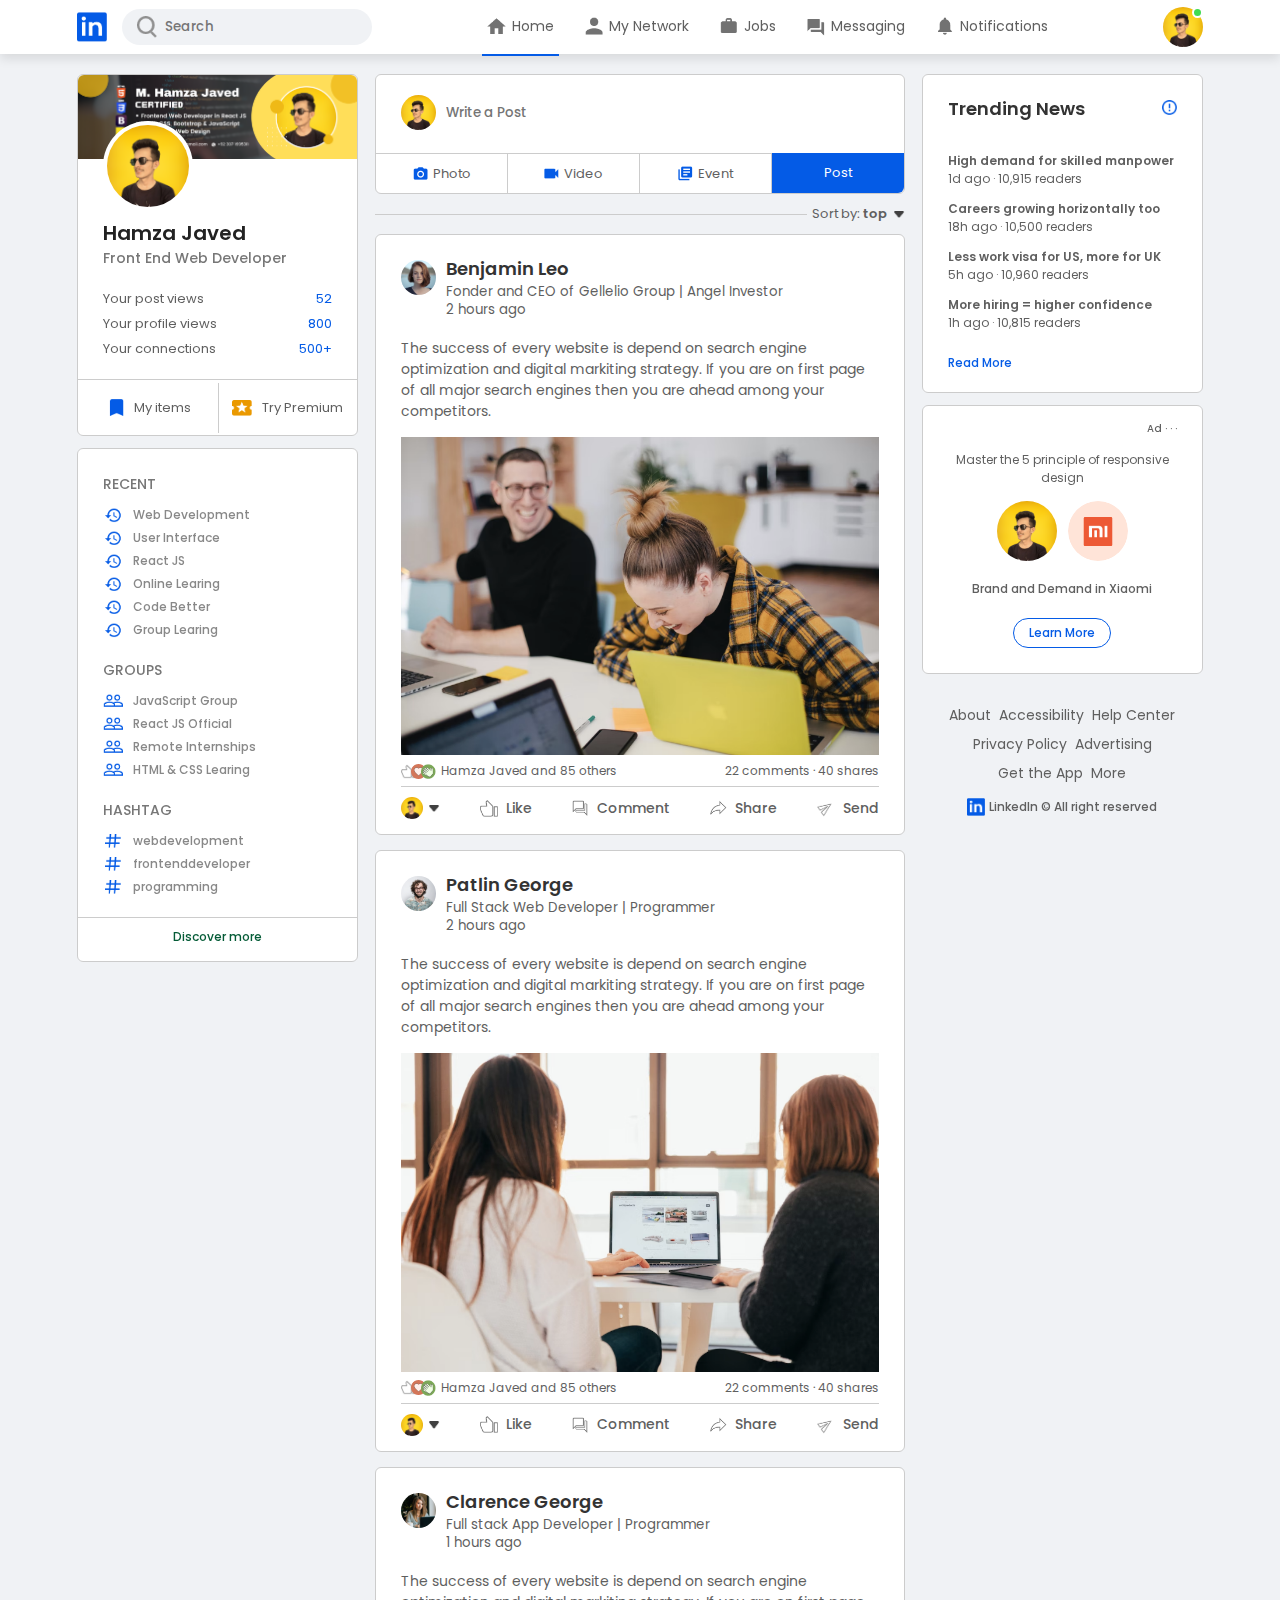
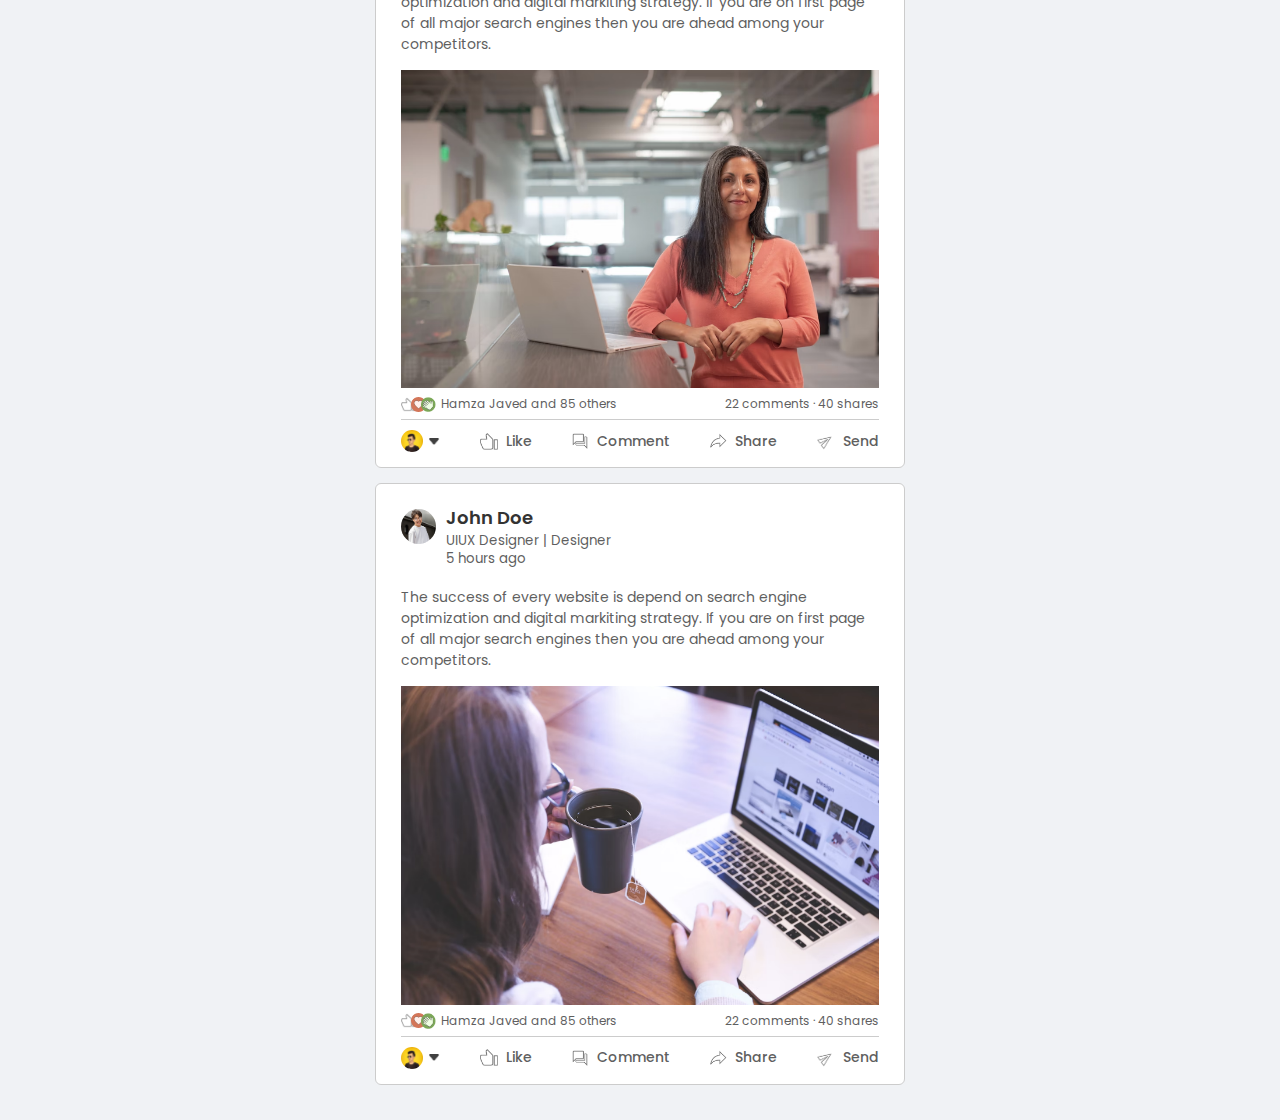
<file: index.html>
<!DOCTYPE html>
<html lang="en">
<head>
    <meta charset="UTF-8">
    <meta name="viewport" content="width=device-width, initial-scale=1.0">
    <title>LinkedIn Clone</title>
    <link rel="stylesheet" href="style.css">
</head>
<body>
    <nav class="nav-bar">
        <div class="navbar-left">
            <a href="index.html" class="logo"><img src="images/logo.png" alt=""></a>

            <div class="searchbox">
                <img src="images/search.png">
                <input type="text" placeholder="Search">
            </div>
        </div>
        <div class="navbar-center">
            <ul>
                <li><a href="#" class="active"><img src="images/home.png"> <span>Home</span></a></li>
                <li><a href="#"><img src="images/network.png"> <span>My Network</span></a></li>
                <li><a href="#"><img src="images/jobs.png"> <span>Jobs</span></a></li>
                <li><a href="#"><img src="images/message.png"> <span>Messaging</span></a></li>
                <li><a href="#"><img src="images/notification.png"> <span>Notifications</span></a></li>
            </ul>
        </div>
        <div class="navbar-right">
            <div class="online">
                <img src="images/Linkedin profile.png" class="nav-profile" onclick="toggleMenu()">
            </div>
        </div>

        <!-- Profile Drop Down Menu -->
        <div class="profile-menu-wrap" id="profileMenu">
            <div class="profile-menu">
                <div class="user-info">
                    <img src="images/Linkedin profile.png">
                    <div>
                        <h3>Hamza Javed</h3>
                        <a href="profile.html">See your profile</a>
                    </div>
                </div>
                <hr>
                <a href="#" class="profile-menu-link">
                    <img src="images/feedback.png">
                    <p>Give Feedback</p>
                    <span> > </span>
                </a>
                <a href="#" class="profile-menu-link">
                    <img src="images/setting.png">
                    <p>Settings & Privacy</p>
                    <span> > </span>
                </a>
                <a href="#" class="profile-menu-link">
                    <img src="images/help.png">
                    <p>Help & Support</p>
                    <span> > </span>
                </a>
                <a href="#" class="profile-menu-link">
                    <img src="images/display.png">
                    <p>Display & Accessibility</p>
                    <span> > </span>
                </a>
                <a href="#" class="profile-menu-link">
                    <img src="images/logout.png">
                    <p>Logout</p>
                    <span> > </span>
                </a>
            </div>
        </div>

    </nav>

    <!-- NavBar End -->
    <div class="container">
        <!-- left-sidebar -->
        <div class="left-sidebar">
            <div class="sidebar-profile-box">
                <img class="cover-pic" src="images/cover.png" width="100%">
                <div class="sidebar-profile-info">
                    <img src="images/Linkedin profile.png"/>
                    <h1>Hamza Javed</h1>
                    <h3>Front End Web Developer</h3>
                    <ul>
                        <li>
                            Your post views<span>52</span>
                        </li>
                        <li>
                            Your profile views<span>800</span>
                        </li>
                        <li>
                            Your connections<span>500+</span>
                        </li>
                    </ul>
                </div>
                <div class="sidebar-profle-link">
                    <a href="#"><img src="images/items.png" alt="">My items</a>
                    <a href="#"><img src="images/premium.png" alt="">Try Premium</a>
                </div>
            </div>

            <div class="sidebar-activity" id="sidebarActivity">
                <h3>RECENT</h3>
                <a href="#"><img src="images/recent.png" >
                    Web Development
                </a>
                <a href="#"><img src="images/recent.png" >
                    User Interface
                </a>
                <a href="#"><img src="images/recent.png" >
                    React JS
                </a>
                <a href="#"><img src="images/recent.png" >
                    Online Learing
                </a>
                <a href="#"><img src="images/recent.png" >
                    Code Better
                </a>
                <a href="#"><img src="images/recent.png" >
                    Group Learing
                </a>
                <h3>GROUPS</h3>
                <a href="#"><img src="images/group.png" >
                    JavaScript Group
                </a>
                <a href="#"><img src="images/group.png" >
                    React JS Official
                </a>
                <a href="#"><img src="images/group.png" >
                    Remote Internships
                </a>
                <a href="#"><img src="images/group.png" >
                    HTML & CSS Learing
                </a>
                <h3>HASHTAG</h3>
                <a href="#"><img src="images/hashtag.png" >
                    webdevelopment
                </a>
                <a href="#"><img src="images/hashtag.png" >
                    frontenddeveloper
                </a>
                <a href="#"><img src="images/hashtag.png" >
                    programming
                </a>
                <div class="discover-more">
                    <a href="#">Discover more</a>
                </div>
            </div>
            <p id="showMoreLink" onclick="toggleActivity()">Show more <b>+</b></p>
        </div>
        <!-- main-content -->
        <div class="main-content">

            <div class="create-post">
                <div class="create-post-input">
                    <img src="images/Linkedin profile.png">
                    <textarea rows="2" placeholder="Write a Post"></textarea>
                </div>
                <div class="create-post-links">
                    <li><img src="images/photo.png" alt="">Photo</li>
                    <li><img src="images/video.png" alt="">Video</li>
                    <li><img src="images/event.png" alt="">Event</li>
                    <li>Post</li>
                </div>
            </div>

            <div class="sort-by">
                <hr>
                <p>Sort by: <span>top <img src="images/down-arrow.png" alt=""></span></p>
            </div>

            <div class="post">
                <div class="post-author">
                    <img src="images/user-3.png">
                    <div>
                        <h1>Benjamin Leo</h1>
                        <small>Fonder and CEO of Gellelio Group | Angel Investor</small>
                        <small>2 hours ago</small>
                    </div>
                </div>
                <p>The success of every website is depend on search engine optimization and digital markiting strategy. If you are on first page of all major search engines then you are ahead among your competitors.</p>
                <img src="images/post-image-1.png" width="100%">
                <div class="post-stats">
                    <div>
                        <img src="images/thumbsup.png">
                        <img src="images/love.png">
                        <img src="images/clap.png">
                        <span class="liked-user">Hamza Javed and 85 others</span>
                    </div>
                    <div>
                        <span>22 comments &middot; 40 shares</span>
                    </div>
                </div>
                <div class="post-activity">
                    <div>
                        <img src="images/Linkedin profile.png" class="post-activity-user">
                        <img src="images/down-arrow.png" class="post-activity-arrow">
                    </div>
                    <div class="post-activity-link">
                        <img src="images/like.png">
                        <span>Like</span>
                    </div>
                    <div class="post-activity-link">
                        <img src="images/comment.png">
                        <span>Comment</span>
                    </div>
                    <div class="post-activity-link">
                        <img src="images/share.png">
                        <span>Share</span>
                    </div>
                    <div class="post-activity-link">
                        <img src="images/send.png">
                        <span>Send</span>
                    </div>
                </div>
            </div>

            <div class="post">
                <div class="post-author">
                    <img src="images/user-2.png">
                    <div>
                        <h1>Patlin George</h1>
                        <small>Full Stack Web Developer | Programmer</small>
                        <small>2 hours ago</small>
                    </div>
                </div>
                <p>The success of every website is depend on search engine optimization and digital markiting strategy. If you are on first page of all major search engines then you are ahead among your competitors.</p>
                <img src="images/post-image-2.png" width="100%">
                <div class="post-stats">
                    <div>
                        <img src="images/thumbsup.png">
                        <img src="images/love.png">
                        <img src="images/clap.png">
                        <span class="liked-user">Hamza Javed and 85 others</span>
                    </div>
                    <div>
                        <span>22 comments &middot; 40 shares</span>
                    </div>
                </div>
                <div class="post-activity">
                    <div>
                        <img src="images/Linkedin profile.png" class="post-activity-user">
                        <img src="images/down-arrow.png" class="post-activity-arrow">
                    </div>
                    <div class="post-activity-link">
                        <img src="images/like.png">
                        <span>Like</span>
                    </div>
                    <div class="post-activity-link">
                        <img src="images/comment.png">
                        <span>Comment</span>
                    </div>
                    <div class="post-activity-link">
                        <img src="images/share.png">
                        <span>Share</span>
                    </div>
                    <div class="post-activity-link">
                        <img src="images/send.png">
                        <span>Send</span>
                    </div>
                </div>
            </div>
            <div class="post">
                <div class="post-author">
                    <img src="images/user-4.png">
                    <div>
                        <h1>Clarence George</h1>
                        <small>Full stack App Developer | Programmer</small>
                        <small>1 hours ago</small>
                    </div>
                </div>
                <p>The success of every website is depend on search engine optimization and digital markiting strategy. If you are on first page of all major search engines then you are ahead among your competitors.</p>
                <img src="images/post-image-3.png" width="100%">
                <div class="post-stats">
                    <div>
                        <img src="images/thumbsup.png">
                        <img src="images/love.png">
                        <img src="images/clap.png">
                        <span class="liked-user">Hamza Javed and 85 others</span>
                    </div>
                    <div>
                        <span>22 comments &middot; 40 shares</span>
                    </div>
                </div>
                <div class="post-activity">
                    <div>
                        <img src="images/Linkedin profile.png" class="post-activity-user">
                        <img src="images/down-arrow.png" class="post-activity-arrow">
                    </div>
                    <div class="post-activity-link">
                        <img src="images/like.png">
                        <span>Like</span>
                    </div>
                    <div class="post-activity-link">
                        <img src="images/comment.png">
                        <span>Comment</span>
                    </div>
                    <div class="post-activity-link">
                        <img src="images/share.png">
                        <span>Share</span>
                    </div>
                    <div class="post-activity-link">
                        <img src="images/send.png">
                        <span>Send</span>
                    </div>
                </div>
            </div>
            <div class="post">
                <div class="post-author">
                    <img src="images/user-5.png">
                    <div>
                        <h1>John Doe</h1>
                        <small>UIUX Designer | Designer</small>
                        <small>5 hours ago</small>
                    </div>
                </div>
                <p>The success of every website is depend on search engine optimization and digital markiting strategy. If you are on first page of all major search engines then you are ahead among your competitors.</p>
                <img src="images/post-image-4.png" width="100%">
                <div class="post-stats">
                    <div>
                        <img src="images/thumbsup.png">
                        <img src="images/love.png">
                        <img src="images/clap.png">
                        <span class="liked-user">Hamza Javed and 85 others</span>
                    </div>
                    <div>
                        <span>22 comments &middot; 40 shares</span>
                    </div>
                </div>
                <div class="post-activity">
                    <div>
                        <img src="images/Linkedin profile.png" class="post-activity-user">
                        <img src="images/down-arrow.png" class="post-activity-arrow">
                    </div>
                    <div class="post-activity-link">
                        <img src="images/like.png">
                        <span>Like</span>
                    </div>
                    <div class="post-activity-link">
                        <img src="images/comment.png">
                        <span>Comment</span>
                    </div>
                    <div class="post-activity-link">
                        <img src="images/share.png">
                        <span>Share</span>
                    </div>
                    <div class="post-activity-link">
                        <img src="images/send.png">
                        <span>Send</span>
                    </div>
                </div>
            </div>
        </div>
        <!-- right-sidebar -->
        <div class="right-sidebar">

            <div class="sidebar-news">
                <img src="images/more.png" class="info-icon">
                <h3>Trending News</h3>
                <a href="#">High demand for skilled manpower</a>
                <span>1d ago &middot; 10,915 readers</span>
                
                <a href="#">Careers growing horizontally too</a>
                <span>18h ago &middot; 10,500 readers</span>

                <a href="#">Less work visa for US, more for UK</a>
                <span>5h ago &middot; 10,960 readers</span>

                <a href="#">More hiring = higher confidence</a>
                <span>1h ago &middot; 10,815 readers</span>

                <a href="#" class="read-more">Read More</a>
            </div>

            <div class="sidebar-ad">
                <small>Ad &middot; &middot; &middot;</small>
                <p>Master the 5 principle of responsive design</p>
                <div>
                    <img src="images/Linkedin profile.png">
                    <img src="images/mi-logo.png">
                </div>
                <b>Brand and Demand in Xiaomi</b>
                <a href="#" class="ad-link">Learn More</a>
            </div>

            <div class="sidebar-usefull-links">
                <a href="#">About</a>
                <a href="#">Accessibility</a>
                <a href="#">Help Center</a>
                <a href="#">Privacy Policy</a>
                <a href="#">Advertising</a>
                <a href="#">Get the App</a>
                <a href="#">More</a>

                <div class="copyrighr-msg">
                    <img src="images/logo.png">
                    <p> LinkedIn &#169; All right reserved </p>
                </div>
            </div>
        </div>
    </div>

    <script src="app.js"></script>
</body>
</html>
</file>
<file: style.css>
@import url('https://fonts.googleapis.com/css2?family=Poppins:wght@300;400;500;600&display=swap');

*{
    margin: 0;
    padding: 0;
    box-sizing: border-box;
    font-family: 'Poppins', sans-serif;
}
body{
    background: #f0f2f5;
    color: #5f5f5f;
}
a{
    text-decoration: none;
    color: #5f5f5f;
}

.nav-bar{
    display: flex;
    align-items: center;
    justify-content: space-between;
    background: #fff;
    padding: 6px 6%;
    position: sticky;
    top: 0;
    z-index: 100;
    box-shadow: 0 5px 10px rgba(0, 0, 0, 0.1);
}
.logo img{
    width: 30px;
    margin-right: 15px;
    display: block;
}
.navbar-left{
    display: flex;
    align-items: center;
}
.searchbox{
    background: #f0f2f5;
    width: 250px;
    border-radius: 20px;
    display: flex;
    align-items: center;
    padding: 0 15px;

}
.searchbox img{
    width: 20px;
}
.searchbox input{
    width: 100%;
    background: transparent;
    padding: 8px;
    outline: none;
    border: none;
}
.navbar-center ul li{
    display: inline-block;
    list-style: none;
}
.navbar-center ul li a{
    display: flex;
    align-items: center;
    font-size: 14px;
    margin: 5px 8px;
    padding-right: 5px;
    position: relative;
}
.navbar-center ul li a::after{
    content: '';
    width: 0;
    height: 2px;
    background: #045be6;
    position: absolute;
    bottom: -15px;
    transition: width 0.3s;
}
.navbar-center ul li a:hover::after, 
.navbar-center ul li a.active::after
{
    width: 100%;
}

.navbar-center ul li a img{
    width: 30px;
}

.nav-profile{
    width: 40px;
    border-radius: 50%;
    display: block;
    cursor: pointer;
    position: relative;
}
.online{
    position: relative;
}
.online::after{
    content: "";
    width: 7px;
    height: 7px;
    border: 2px solid #fff;
    border-radius: 50%;
    right: 0;
    top: 0;
    background: #41db51;
    position: absolute;
}

/* ------------- Navbar end --------------- */

.container{
    padding: 20px 6%;
    display: flex;
    flex-wrap: wrap;
    justify-content: space-between;
}


/* --------------Left sidebar--------------- */

.left-sidebar{
    position: sticky;
    top: 73px;
    flex-basis: 25%;
    align-self: flex-start;
}
.sidebar-profile-box{
    background: #fff;
    border-radius: 6px;
    border: 1px solid #ccc;
}
.sidebar-profile-info{
    padding: 0 25px;
}
.sidebar-profile-info img{
    width: 90px;
    border-radius: 50%;
    background: #fff;
    padding: 4px;
    margin-top: -45px;
}
.sidebar-profile-info h1{
    font-size: 20px;
    font-weight: 600;
    color: #222;
}
.sidebar-profile-info h3{
    font-size: 14px;
    font-weight: 500;
    color: #777;
}
.sidebar-profile-info ul{
    list-style: none;
    margin: 20px 0;
}
.sidebar-profile-info ul li{
    width: 100%;
    margin: 5px 0;
    font-size: 13px;
    text-align: left;
}
.sidebar-profile-info ul li span{
    float: right;
    color: #045be6;
}
.sidebar-profle-link{
    display: flex;
    align-items: center;
    border-top: 1px solid #ccc;
}
.sidebar-profle-link a{
    flex-basis: 50%;
    display: flex;
    align-items: center;
    justify-content: center;
    padding: 15px 0;
    font-size: 13px;
    border-left: 1px solid #ccc;
}
.sidebar-profle-link a:first-child{
    border-left: none;
}
.sidebar-profle-link a img{
    width: 20px;
    margin-right: 10px;
}

.sidebar-activity{
    border-radius: 6px;
    border: 1px solid #ccc;
    background: #fff;
    padding: 5px 25px;
    margin: 12px 0;
}

.sidebar-activity h3{
    color: #777;
    font-size: 14px;
    font-weight: 500;
    margin: 20px 0 10px;
}
.sidebar-activity a{
    display: flex;
    align-items: center;
    font-size: 12px;
    font-weight: 500;
    color: #888;
    margin: 3px 0;
}
.sidebar-activity a img{
    width: 20px;
    margin-right: 10px;
}
.discover-more{
    border-top: 1px solid #ccc;
    text-align: center;
    margin-top: 20px;
    margin-left: -25px;
    margin-right: -25px;
}
.discover-more a{
    color: #045b36;
    display: inline-block;
    margin: 10px 0;
}

/* ----------------- right-sidebar ------------ */
.right-sidebar{
    position: sticky;
    top: 73px;
    flex-basis: 25%;
    align-self: flex-start;
}
.sidebar-news{
    border-radius: 6px;
    border: 1px solid #ccc;
    background: #fff;
    padding: 10px 25px;
}
.sidebar-news .info-icon{
    width: 15px;
    float: right;
    margin-top: 15px;
}
.sidebar-news h3{
    font-size: 18px;
    font-weight: 600;
    color: #333;
    margin: 10px 0 30px;
}
.sidebar-news a{
    display: block;
    font-size: 12px;
    font-weight: 600;
    margin-top: 10px;
    margin-bottom: -5px;
}
.sidebar-news span{
    font-size: 12px;
}

.sidebar-news .read-more{
    color: #045be6;
    font-weight: 500;
    margin: 20px 0 10px;
}

.sidebar-ad{
    border-radius: 6px;
    border: 1px solid #ccc;
    background: #fff;
    padding: 15px 25px;
    text-align: center;
    margin: 12px 0;
    font-size: 12px;
}
.sidebar-ad img{
    width: 60px;
    border-radius: 50%;
    margin: 4px;
}
.sidebar-ad small{
    float: right;
    font-weight: 500;
}
.sidebar-ad p{
    margin-top: 30px;
    margin-bottom: 10px;
}
.sidebar-ad b{
    display: block;
    font-weight: 500;
    margin-top: 10px;
}
.ad-link{
    display: inline-block;
    border: 1px solid #045be6;
    border-radius: 30px;
    padding: 5px 15px;
    color: #045be6;
    font-weight: 500;
    margin: 20px auto 10px;
}

.sidebar-usefull-links{
    padding: 15px 25px;
    text-align: center;

}
.sidebar-usefull-links a{
    display: inline-block;
    font-size: 14px;
    margin: 4px 2px;
}

.copyrighr-msg{
    display: flex;
    align-items: center;
    justify-content: center;
    font-size: 12px;
    margin-top: 10px;
    font-weight: 500;
}
.copyrighr-msg img{
    width: 18px;
    margin-right: 4px;
}

/* main-content */

.main-content{
    flex-basis: 47%;
}

.create-post{
    border-radius: 6px;
    border: 1px solid #ccc;
    background: #fff;
}
.create-post-input{
    padding: 20px 25px 10px;
    display: flex;
    align-items: flex-start;
}
.create-post-input img{
    width: 35px;
    border-radius: 50%;
    margin-right: 10px;
}
.create-post-input textarea{
    width: 100%;
    border: 0;
    outline: 0;
    resize: none;
    background: transparent;
    margin-top: 8px;
}
::placeholder{
    font-weight: 500;
}

.create-post-links{
    display: flex;
    align-items: flex-start;
}
.create-post-links li{
    list-style: none;
    border-top: 1px solid #ccc;
    border-right: 1px solid #ccc;
    flex-basis: 25%;
    height: 40px;
    font-size: 13px;
    display: flex;
    align-items: center;
    justify-content:center ;
    cursor: pointer;
}
.create-post-links li img{
    width: 15px;
    margin-right: 5px;
}
.create-post-links li:last-child{
    border-right: 0;
    background: #045be6;
    color: #fff;
    border-top: 0;
    border-bottom-right-radius: 6px;
}
.sort-by{
    display: flex;
    align-items: center;
    margin: 10px 0;
}
.sort-by hr{
    flex: 1;
    border: 0;
    height: 1px;
    background-color: #ccc;
}
.sort-by p{
    font-size: 13px;
    padding-left: 5px;
}
.sort-by p span{
    font-weight: 600;
    cursor: pointer;
}
.sort-by img{
    width: 12px;
    margin-left: 3px;
}
.post{
    border-radius: 6px;
    border: 1px solid #ccc;
    background: #fff;
    padding: 20px 25px 5px;
    margin: 5px 0 15px;
}

.post-author{
    display: flex;
    align-items: flex-start;
    margin-bottom: 20px;
}
.post-author img{
    width: 35px;
    border-radius: 50%;
    margin-right: 10px;
    margin-top: 5px;
}
.post-author h1{
    font-size: 18px;
    font-weight: 600;
    color: #333;
}
.post-author small{
    display: block;
    margin-bottom: -2px;
}
.post p{
    font-size: 14px;
    margin-bottom: 15px;
}

.post-stats{
    display: flex;
    flex-wrap: wrap;
    align-items: center;
    justify-content: space-between;
    font-size: 12px;
    border-bottom: 1px solid #ccc;
    padding-bottom: 6px;
}
.post-stats div{
    display: flex;
    align-items: center;
}
.post-stats img{
    width: 15px;
    margin-right: -5px;
}
.liked-user{
    margin-left: 10px;
}

.post-activity{
    display: flex;
    align-items: center;
    justify-content: space-between;
    padding: 10px 0;
    font-size: 14px;
    font-weight: 500;
}
.post-activity div{
    display: flex;
    align-items: center;
}
.post-activity-user{
    width: 22px;
    border-radius: 50%;
}
.post-activity-arrow{
    width: 12px;
    margin-left: 5px;
}
.post-activity-link img{
    width: 18px;
    margin-right: 8px;
}

/* Profile drop down menu */

.profile-menu-wrap{
    position: absolute;
    top: 100%;
    right: 5%;
    width: 320px;
    max-height: 0;
    overflow: hidden;
    transition: max-height 0.5s;
    box-shadow: 0 0 1rem rgba(0, 0, 0, 0.2);
}
.profile-menu-wrap.open-menu{
    max-height: 400px;
}
.profile-menu{
    border-radius: 6px;
    border: 1px solid #ccc;
    background: #fff;
    color: #222;
    padding: 20px;
    margin-top: 10px;
}
.user-info{
    display: flex;
    align-items: center;
}
.user-info img{
    width: 50px;
    border-radius: 50%;
    margin-right: 15px;
}
.user-info h3{
    font-weight: 500;
    margin-bottom: -7px;
}
.user-info a{
    color: #c9dbf8;
    font-size: 13px;
}

.profile-menu hr{
    border: 0;
    height: 1px;
    width: 100%;
    background: #5f5f5f;
    margin: 15px 0 10px;
}
.profile-menu-link {
    display: flex;
    align-items: center;
    color: #111;
    margin: 12px 0;
    font-size: 14px;
}
.profile-menu-link p{
    width: 100%;
}
.profile-menu-link img{
    width: 35px;
    border-radius: 50%;
    margin-right: 15px;
}

/* Profile page */

.profile-main{
    flex-basis: 73%;
}
.profile-sidebar{
    flex-basis: 25%;
    align-self: flex-start;
    position: sticky;
    top: 73px;
}

.profile-container{
    border-radius: 6px;
    border: 1px solid #ccc;
    background: #fff;
}
.profile-container-inner{
    padding: 0 4% 10px;
}
.profile-pic{
    width: 150px;
    border-radius: 50%;
    margin-top: -75px;
    padding: 5px;
    background: #fff;

}
.profile-container h1{
    font-size: 28px;
    font-weight: 600;
    color: #222;
}
.profile-container b{
    font-weight: 500;
}
.profile-container p{
    margin-top: 5px;
}
.profile-container p a{
    color: #045be6;
    font-weight: 500;
}
.mutual-connection{
    display: flex;
    align-items: center;
    margin: 20px 0;
}
.mutual-connection img{
    width: 30px;
    border-radius: 50%;
    margin-right: 5px;
}

.profile-btn{
    margin: 20px 0;
}
.profile-btn a{
    display: inline-flex;
    align-items: center;
    background: #e4e6eb;
    padding: 6px 15px;
    border-radius: 4px;
    margin-right: 10px;
}
.profile-btn a img{
    width: 18px;
    margin-right: 5px;
}
.profile-btn .primary-btn{
    background: #045be6;
    color: #fff;
}

.profile-description{
    border-radius: 6px;
    border: 1px solid #ccc;
    background: #fff;
    padding: 20px 4% 30px;
    margin: 12px 0;
}
.profile-description h2{
    color: #333;
    margin: 10px 0 20px;
    font-weight: 600;
}
.see-more-link{
    display: block;
    text-align: right;
    font-size: 15px;
}

.profile-desc-row{
    display: flex;
    align-items: flex-start;
    margin: 20px 0;
}
.profile-desc-row img{
    width: 50px;
    margin-right: 25px;
    margin-top: 5px;
}
.profile-desc-row div{
    width: 100%;
}
.profile-desc-row h3{
    font-size: 18px;
    font-weight: 600;
    color: #333;
}
.profile-desc-row b{
    display: block;
    font-weight: 500;
    font-size: 15px;
}
.profile-desc-row p{
    margin-top: 15px;
}
.profile-desc-row hr{
    border: 0;
    border-bottom: 1px solid #999;
    margin-top: 10px;
}
.expirince-link{
    display: flex;
    align-items: center;
    justify-content: center;
    padding-top: 20px;
    font-weight: 500;
}
.expirince-link img{
    width: 20px;
    margin-left: 10px;
}
.skills-btn{
    display: inline-block;
    margin: 10px 5px;
    padding: 6px 18px;
    border: 1px solid #777;
    border-radius: 30px;
    font-size: 12px;
    font-weight: 500;
}
.language-btn{
    display: inline-block;
    margin: 10px 5px;
    padding: 6px 18px;
    background: #e4e6eb;
    border-radius: 30px;
    font-size: 12px;
    font-weight: 500;
}  
.cover-pic{
    border-top-left-radius: 6px;
    border-top-right-radius: 6px;
}
/* Profile right sidebar */

.profile-sidebar .sidebar-ad{
    margin: 0;
}
.sidebar-people{
    border-radius: 6px;
    border: 1px solid #ccc;
    background: #fff;
    padding: 15px 25px;
    margin: 12px 0;
    font-size: 12px;
}
.sidebar-people h3{
    font-size: 16px;
    font-weight: 600;
    margin: 10px 0 20px;
}
.sidebar-people-row{
    display: flex;
    align-items: flex-start;
    margin: 6px 0;
}
.sidebar-people-row img{
    width: 40px;
    border-radius: 50%;
    margin-right: 8px;
    margin-top: 5px;
}
.sidebar-people-row h2{
    font-weight: 500;
    font-size: 16px;
}
.sidebar-people-row a{
    display: inline-block;
    margin: 10px 0;
    padding: 5px 25px;
    border: 1px solid #5f5f5f;
    border-radius: 30px;
    font-weight: 500;
}
.profile-footer{
    padding: 0 6% 30px;
}
.profile-footer .sidebar-usefull-links{
    text-align: left;
    padding: 0;
}
.profile-footer .copyrighr-msg{
    justify-content: flex-start;
}

#showMoreLink{
    display: none;
}

/* Media Queries */

@media screen and (max-width: 600px) {
    .searchbox{
        background: transparent;
        width: auto;
        padding: 0;
    }
    .searchbox input{
        width: 0;
        padding: 0;
    }
    .navbar-center ul li a span{
        display: none;
    }
    .navbar-center ul li a{
        padding-right: 0;
        margin: 5px;
    }
    .nav-profile{
        width: 30px;
    }
    .container{
        padding: 15px 3%;
    }
    .left-sidebar, .right-sidebar{
        flex-basis: 100%;
        position: relative;
        top: unset;
    }
    .main-content{
        flex-basis: 100%;
    }
    .post-stats div{
        margin: 2px 0;
    }
    .post-activity-link span{
        display: none;
    }
    .post-activity-link img{
        margin-right: 0;
    }
    .profile-main, .profile-sidebar{
        flex-basis: 100%;
    }
    .profile-container{
        font-size: 14px;
    }
    .profile-pic{
        width: 100px;
        margin-top: -50px;
    }
    .profile-description{
        font-size: 14px;
    }
    #showMoreLink{
        display: block;
        width: fit-content;
        margin: 10px auto;
        font-size: 14px;
        cursor: pointer;
    }
    .sidebar-activity{
        display: none;
    }
    .sidebar-activity.open-activity{
        display: block;
    }
}

/* Tablet Devices */
@media screen and (min-width: 601px) and (max-width: 820px) {
    .nav-bar {
      padding: 5px 4%;
    }
    .navbar-center ul li a span{
        display: none;
    }
    .logo img {
      width: 28px;
      margin-right: 12px;
    }
    .searchbox {
      width: auto;
      padding: 0 12px;
    }
    .searchbox input {
      width: 100%;
      padding: 7px;
    }
    .container {
      padding: 15px 4%;
    }
    .left-sidebar{
      flex-basis: 35%;
      position: sticky;
      top: 73px;
    }
    .right-sidebar{
        display: none;
    }
    .main-content {
      flex-basis: 62%;
    }
    .profile-main, .profile-sidebar {
      flex-basis: 100%;
    }
    .profile-pic {
      width: 120px;
      margin-top: -60px;
    }
    .profile-container h1 {
      font-size: 26px;
    }
    .profile-btn a {
      padding: 6px 15px;
      font-size: 12px;
    }
    .profile-description {
      padding: 20px 4% 25px;
    }
    .profile-desc-row img {
      width: 45px;
      margin-right: 20px;
      margin-top: 5px;
    }
    .experince-link, .skills-btn, .language-btn {
      font-size: 12px;
    }
    .sidebar-activity {
      display: block;
    }
    #showMoreLink {
      display: none;
    }
  }
</file>
